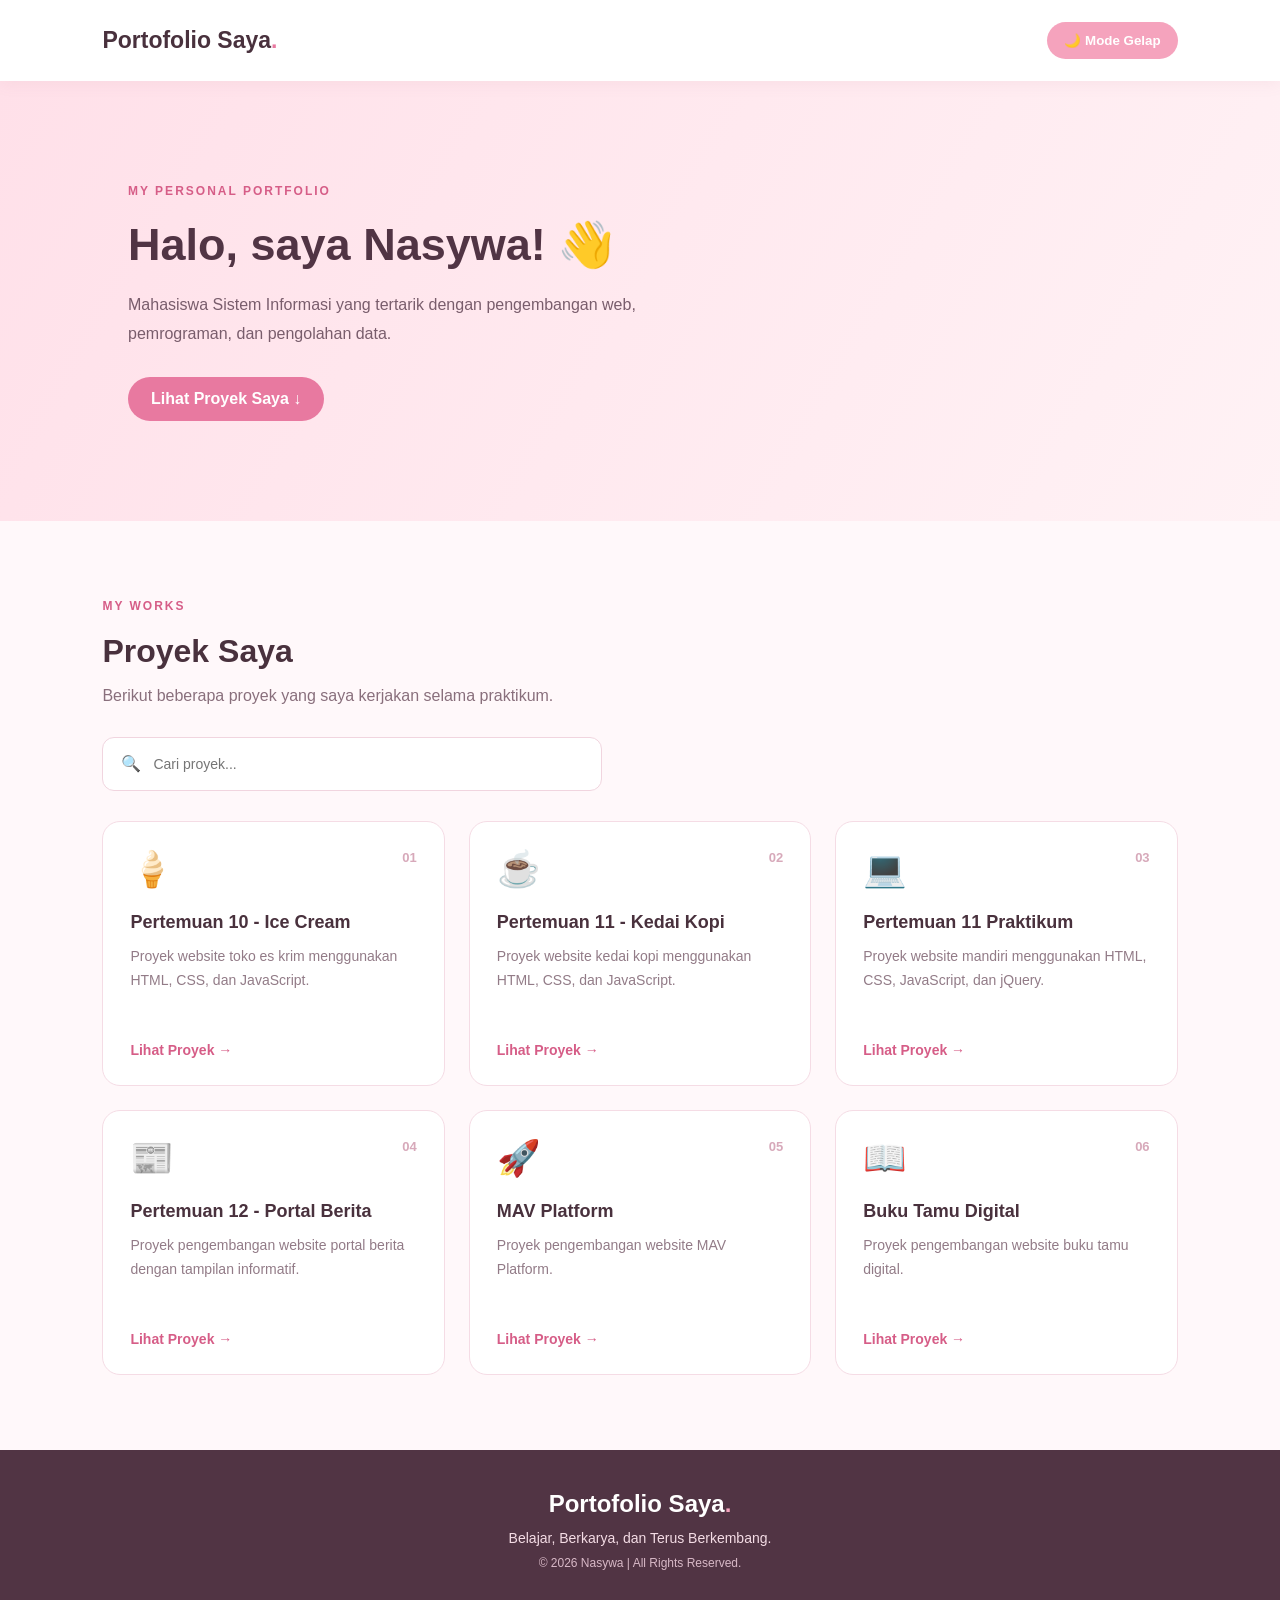
<file: index.html>
<!DOCTYPE html>
<html lang="id">

<head>
    <meta charset="UTF-8">
    <meta name="viewport" content="width=device-width, initial-scale=1.0">

    <title>Portofolio Saya | Nasywa</title>

    <link rel="stylesheet" href="style.css">
</head>

<body>

    <!-- HEADER -->
    <header class="header">
        <h2 class="logo">Portofolio Saya<span>.</span></h2>

        <button id="tombol-tema">🌙 Mode Gelap</button>
    </header>


    <!-- KONTEN UTAMA -->
    <main class="isi">

        <!-- PERKENALAN -->
        <section class="perkenalan">
            <span class="label">MY PERSONAL PORTFOLIO</span>

            <h1>Halo, saya Nasywa! 👋</h1>

            <p>
                Mahasiswa Sistem Informasi yang tertarik
                dengan pengembangan web, pemrograman,
                dan pengolahan data.
            </p>

            <a href="#proyek" class="btn">Lihat Proyek Saya ↓</a>
        </section>


        <!-- DAFTAR PROYEK -->
        <section class="bagian-proyek" id="proyek">

            <div class="judul-proyek">
                <span class="label">MY WORKS</span>
                <h2>Proyek Saya</h2>

                <p>
                    Berikut beberapa proyek yang saya kerjakan
                    selama praktikum.
                </p>
            </div>


            <!-- PENCARIAN -->
            <div class="search-box">
                <span>🔍</span>
                <input
                    type="text"
                    id="cari"
                    placeholder="Cari proyek..."
                >
            </div>


            <!-- KARTU PROYEK -->
            <div class="daftar-proyek">

                <a class="kartu" href="./Pertemuan%2010/">
                    <span class="ikon">🍦</span>
                    <span class="nomor">01</span>
                    <h3>Pertemuan 10 - Ice Cream</h3>
                    <p>
                        Proyek website toko es krim menggunakan
                        HTML, CSS, dan JavaScript.
                    </p>
                    <span class="link-proyek">Lihat Proyek →</span>
                </a>


                <a class="kartu" href="./Pertemuan%2011%20kedai%20kopi/">
                    <span class="ikon">☕</span>
                    <span class="nomor">02</span>
                    <h3>Pertemuan 11 - Kedai Kopi</h3>
                    <p>
                        Proyek website kedai kopi menggunakan
                        HTML, CSS, dan JavaScript.
                    </p>
                    <span class="link-proyek">Lihat Proyek →</span>
                </a>


                <a class="kartu" href="./Pertemuan%2012/">
                    <span class="ikon">💻</span>
                    <span class="nomor">03</span>
                    <h3>Pertemuan 11 Praktikum</h3>
                    <p>
                        Proyek website mandiri menggunakan
                        HTML, CSS, JavaScript, dan jQuery.
                    </p>
                    <span class="link-proyek">Lihat Proyek →</span>
                </a>


                <a class="kartu" href="./Pertemuan%2012/">
                    <span class="ikon">📰</span>
                    <span class="nomor">04</span>
                    <h3>Pertemuan 12 - Portal Berita</h3>
                    <p>
                        Proyek pengembangan website portal
                        berita dengan tampilan informatif.
                    </p>
                    <span class="link-proyek">Lihat Proyek →</span>
                </a>


                <a class="kartu" href="./mav-platform/">
                    <span class="ikon">🚀</span>
                    <span class="nomor">05</span>
                    <h3>MAV Platform</h3>
                    <p>
                        Proyek pengembangan website
                        MAV Platform.
                    </p>
                    <span class="link-proyek">Lihat Proyek →</span>
                </a>


                <a class="kartu" href="./buku-tamu-digital/">
                    <span class="ikon">📖</span>
                    <span class="nomor">06</span>
                    <h3>Buku Tamu Digital</h3>
                    <p>
                        Proyek pengembangan website
                        buku tamu digital.
                    </p>
                    <span class="link-proyek">Lihat Proyek →</span>
                </a>

            </div>


            <p id="pesan-kosong">
                Proyek tidak ditemukan.
            </p>

        </section>

    </main>


    <!-- FOOTER -->
    <footer class="footer">
        <h2>Portofolio Saya<span>.</span></h2>

        <p>Belajar, Berkarya, dan Terus Berkembang.</p>

        <p class="copyright">
            © 2026 Nasywa | All Rights Reserved.
        </p>
    </footer>


    <!-- JAVASCRIPT -->
    <script src="script.js"></script>

</body>
</html>
</file>
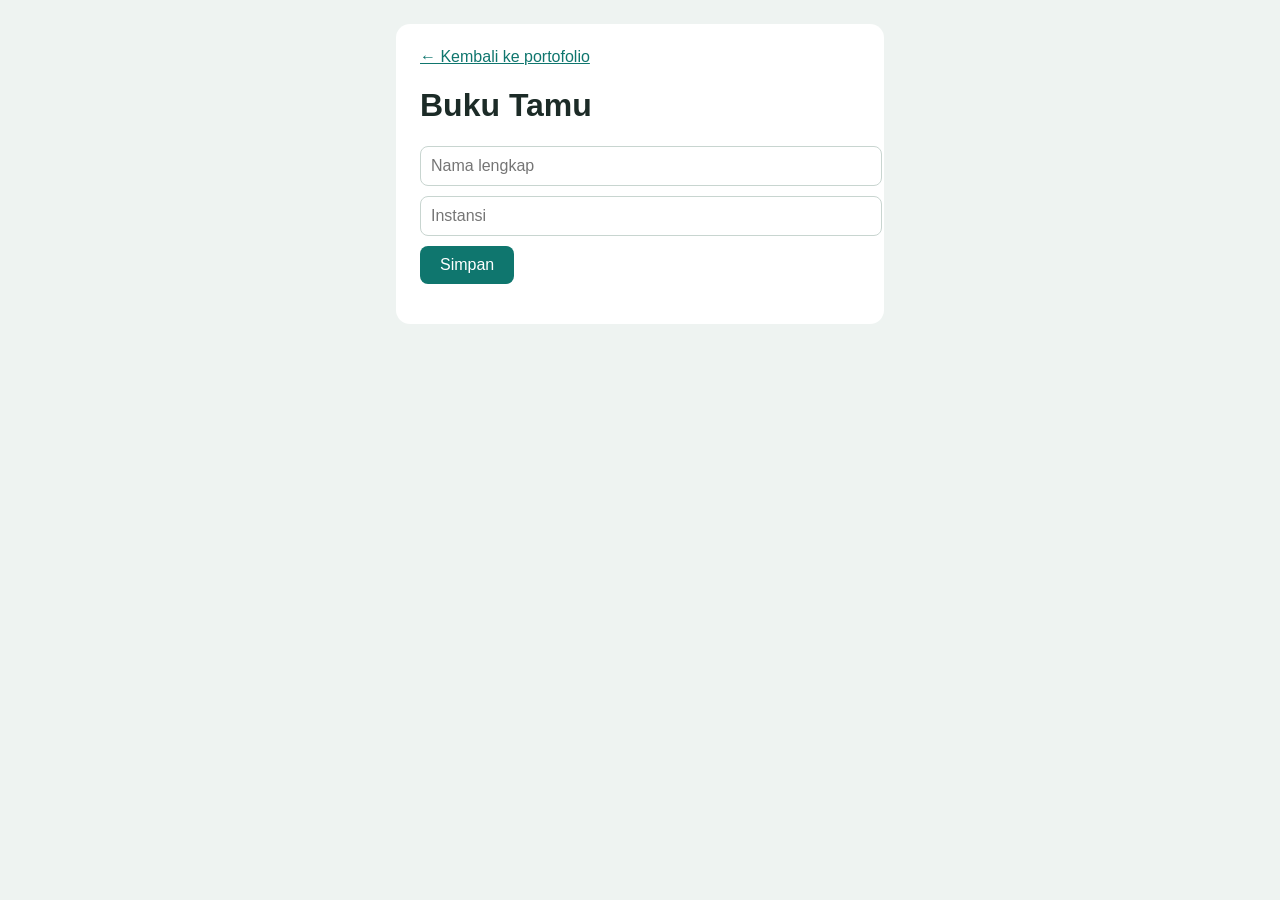
<file: buku-tamu-digital/index.html>
<!DOCTYPE html>
<html lang="id">

<head>
    <meta charset="UTF-8">
    <meta name="viewport" content="width=device-width, initial-scale=1">
    <title>Buku Tamu Digital</title>
    <link rel="stylesheet" href="style.css">
</head>

<body>
    <div class="kotak"> <!-- ../ artinya "naik satu folder", lalu buka index.html utama --> <a
            href="../index.html">&larr; Kembali ke portofolio</a>
        <h1>Buku Tamu</h1> <input id="nama" placeholder="Nama lengkap"> <input id="instansi" placeholder="Instansi">
        <button id="simpan">Simpan</button>
        <ul id="daftar"></ul>
    </div>
    <script src="script.js"></script>
</body>

</html>
</file>
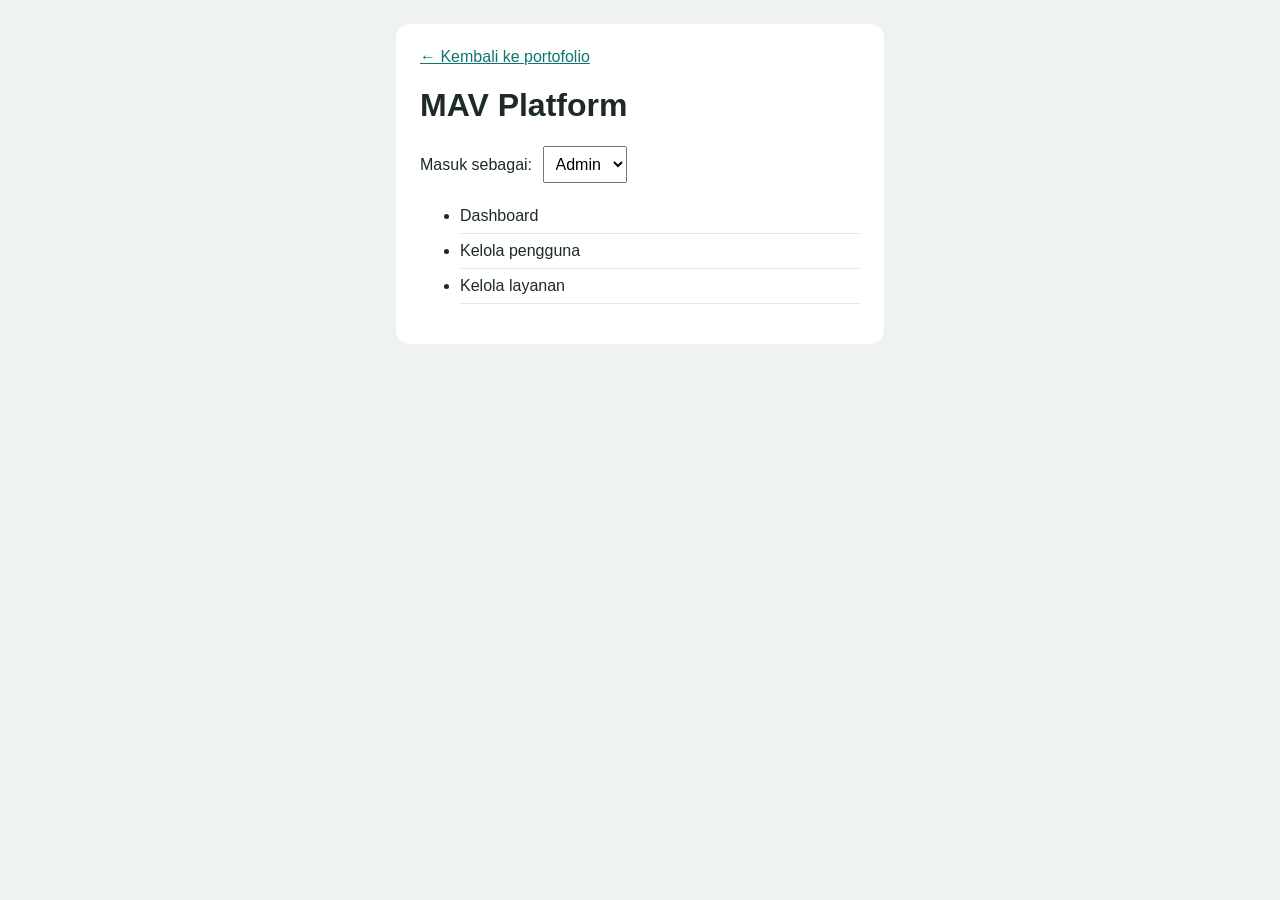
<file: mav-platform/index.html>
<!DOCTYPE html>
<html lang="id">

<head>
    <meta charset="UTF-8">
    <meta name="viewport" content="width=device-width, initial-scale=1">
    <title>MAV Platform</title>
    <link rel="stylesheet" href="style.css">
</head>

<body>
    <div class="kotak"> <a href="../index.html">&larr; Kembali ke portofolio</a>
        <h1>MAV Platform</h1> <label>Masuk sebagai: <select id="peran">
                <option value="admin">Admin</option>
                <option value="staf">Staf</option>
                <option value="tamu">Tamu</option>
            </select> </label>
        <ul id="menu"></ul>
    </div>
    <script src="script.js"></script>
</body>

</html>
</file>
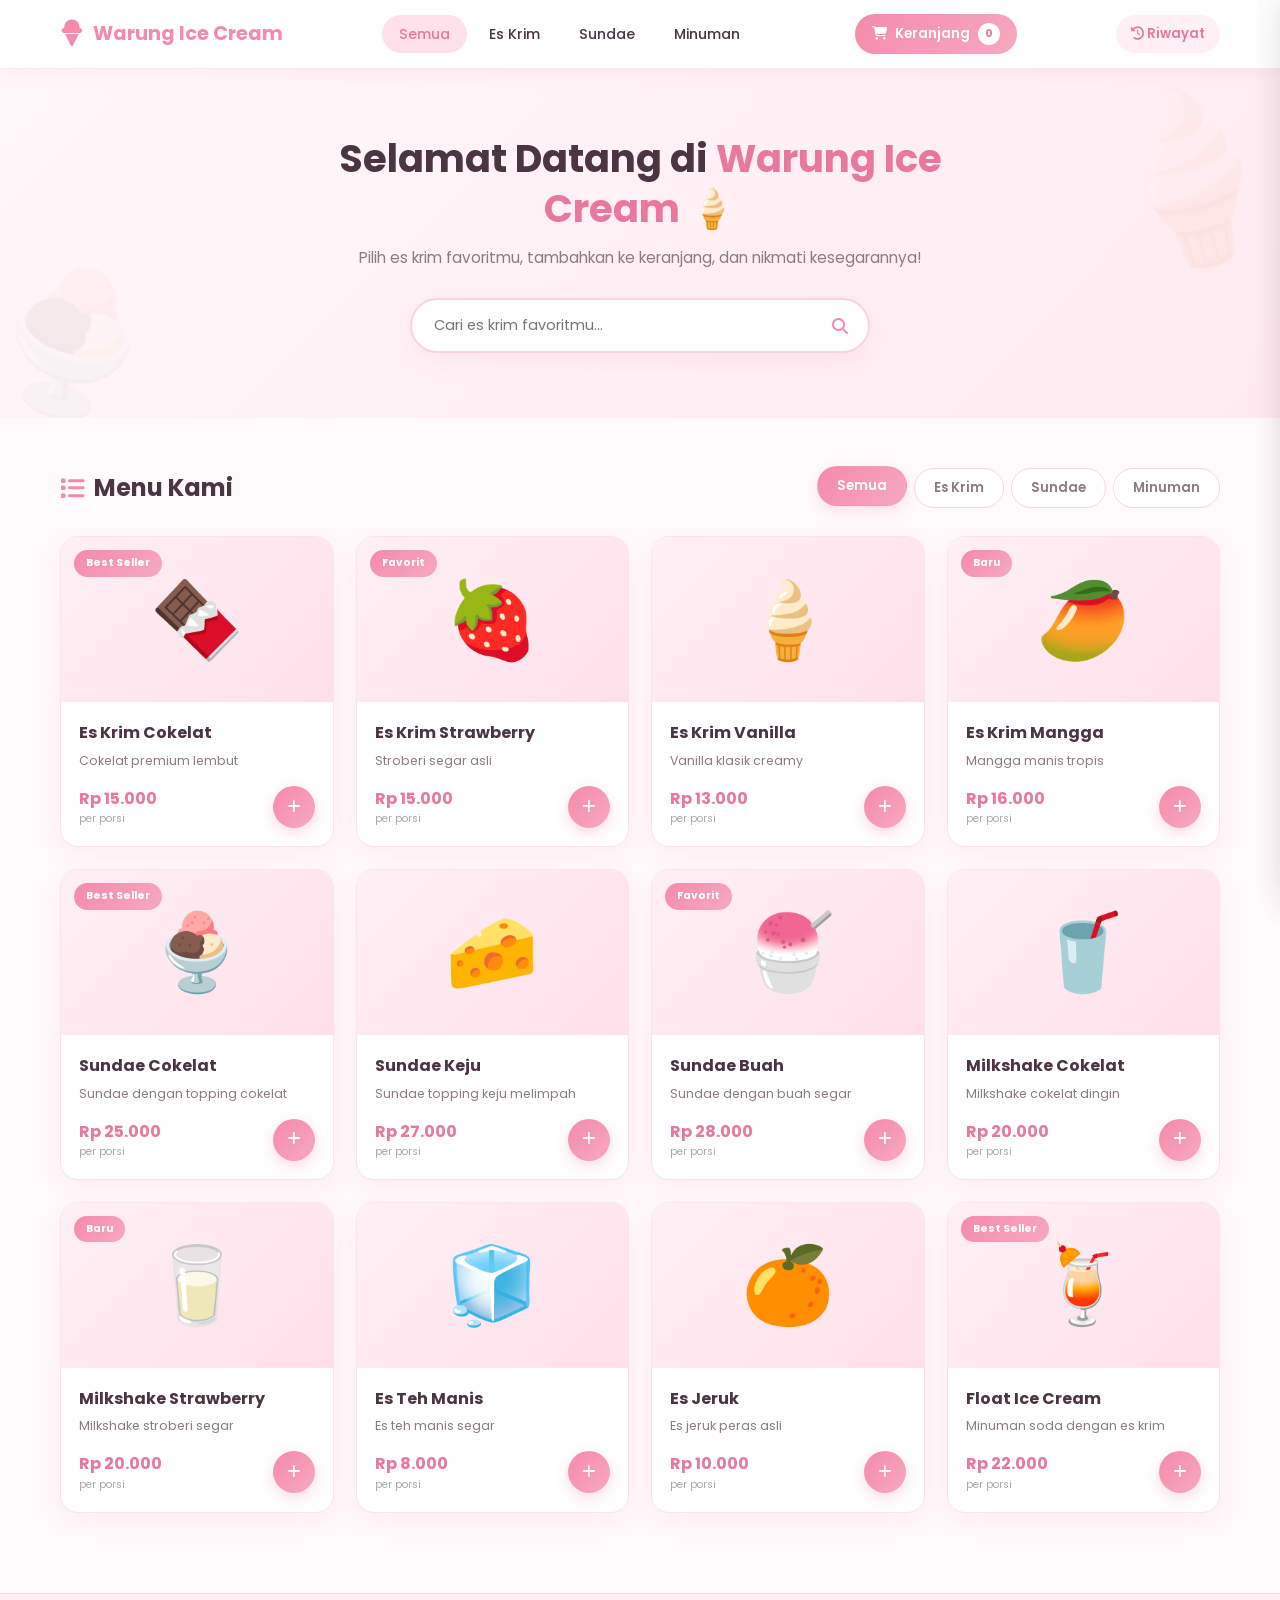
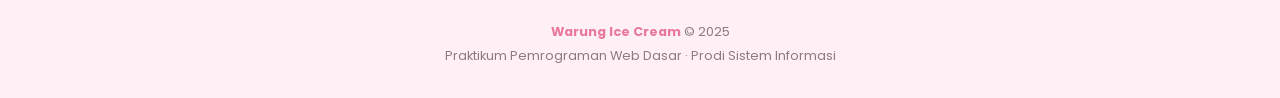
<file: Pertemuan 10/index.html>
<!DOCTYPE html>
<html lang="id">
    
<head>
    <meta charset="UTF-8">
    <meta name="viewport" content="width=device-width, initial-scale=1.0">
    <title>Warung Ice Cream - Es Krim Segar Setiap Hari</title>
    <!-- jQuery CDN -->
    <script src="https://code.jquery.com/jquery-3.7.1.min.js"
        integrity="sha256-/JqT3SQfawRcv/BIHPThkBvs0OEvtFFmqPF/lYI/Cxo=" crossorigin="anonymous"></script>
    <!-- Font Awesome untuk ikon -->
    <link rel="stylesheet" href="https://cdnjs.cloudflare.com/ajax/libs/font-awesome/6.4.0/css/all.min.css">
    <!-- Google Fonts -->
    <link href="https://fonts.googleapis.com/css2?family=Poppins:wght@300;400;500;600;700
;800&display=swap" rel="stylesheet">
    <!-- CSS Eksternal -->
    <link rel="stylesheet" href="style.css">
</head>

<body>
    <!-- ========== NAVBAR ========== -->
    <nav class="navbar">
        <div class="nav-container">
            <div class="logo">
                <i class="fas fa-ice-cream"></i>
                <span>Warung Ice Cream</span>
            </div>
            <div class="nav-menu" id="navMenu">
                <a class="nav-link active" data-filter="all">Semua</a>
                <a class="nav-link" data-filter="es-krim">Es Krim</a>
                <a class="nav-link" data-filter="sundae">Sundae</a>
                <a class="nav-link" data-filter="minuman">Minuman</a>
            </div>
            <div class="cart-btn" id="cartBtn">
                <i class="fas fa-shopping-cart"></i>
                <span class="cart-text">Keranjang</span>
                <span class="cart-badge" id="cartBadge">0</span>
            </div>
            <button class="history-btn" id="historyBtn">
                <i class="fas fa-clock-rotate-left"></i>
                Riwayat
            </button>
            <div class="hamburger" id="hamburger">
                <i class="fas fa-bars"></i>
            </div>
        </div>
    </nav>
    <!-- ========== HERO SECTION ========== -->
    <section class="hero">
        <div class="hero-content">
            <h1>Selamat Datang di <span>Warung Ice Cream</span> 🍦</h1>
            <p>Pilih es krim favoritmu, tambahkan ke keranjang, dan nikmati
                kesegarannya!</p>
            <div class="search-box">
                <input type="text" id="searchProduk" placeholder="Cari es krim favoritmu...">
                <i class="fas fa-search"></i>
            </div>
        </div>
    </section>
    <!-- ========== PRODUK SECTION ========== -->
    <section class="produk-section">
        <div class="section-header">
            <h2><i class="fas fa-list"></i> Menu Kami</h2>
            <div class="filter-btns">
                <button class="filter-btn active" data-cat="all">Semua</button>
                <button class="filter-btn" data-cat="es-krim">Es Krim</button>
                <button class="filter-btn" data-cat="sundae">Sundae</button>
                <button class="filter-btn" data-cat="minuman">Minuman</button>
            </div>
        </div>
        <!-- Grid produk akan di-render oleh jQuery -->
        <div class="produk-grid" id="produkGrid"></div>
    </section>
    <!-- ========== CART SIDEBAR ========== -->
    <div class="cart-overlay" id="cartOverlay"></div>
    <aside class="cart-sidebar" id="cartSidebar">
        <div class="cart-header">
            <h3><i class="fas fa-shopping-bag"></i> Keranjang Belanja</h3>
            <button class="cart-close" id="cartClose">
                <i class="fas fa-times"></i>
            </button>
        </div>
        <div class="cart-items" id="cartItems">
            <!-- Item keranjang akan di-render oleh jQuery -->
        </div>
        <div class="cart-footer">
            <div class="cart-total">
                <span>Total:</span>
                <span class="total-price" id="cartTotal">Rp 0</span>
            </div>
            <button class="btn-checkout" id="btnCheckout">
                <i class="fas fa-check-circle"></i> Checkout Sekarang
            </button>
        </div>
    </aside>

    <!-- ========== MODAL DATA PEMBELI ========== -->

    <div class="buyer-overlay" id="buyerOverlay"></div>

    <div class="buyer-modal" id="buyerModal">

        <div class="buyer-header">
            <h3>
                <i class="fas fa-user"></i>
                Data Pembeli
            </h3>

            <button id="buyerClose" class="buyer-close">
                <i class="fas fa-times"></i>
            </button>
        </div>

        <form id="buyerForm">

            <div class="form-group">
                <label for="namaPembeli">Nama Lengkap</label>

                <input type="text" id="namaPembeli" placeholder="Masukkan nama lengkap">

                <small class="error-msg" id="errorNama"></small>
            </div>


            <div class="form-group">
                <label for="alamatPembeli">Alamat</label>

                <textarea id="alamatPembeli" placeholder="Masukkan alamat lengkap" rows="3"></textarea>

                <small class="error-msg" id="errorAlamat"></small>
            </div>


            <div class="form-group">
                <label for="noHpPembeli">No. HP</label>

                <input type="text" id="noHpPembeli" placeholder="08xxxxxxxxxx">

                <small class="error-msg" id="errorHp"></small>
            </div>


            <button type="submit" class="btn-confirm-checkout">
                <i class="fas fa-check-circle"></i>
                Konfirmasi Checkout
            </button>

        </form>

    </div>

    <!-- ========== RIWAYAT PEMBELIAN ========== -->

    <div class="history-overlay" id="historyOverlay"></div>

    <aside class="history-sidebar" id="historySidebar">

        <div class="history-header">
            <h3>
                <i class="fas fa-clock-rotate-left"></i>
                Riwayat Pembelian
            </h3>

            <button class="history-close" id="historyClose">
                <i class="fas fa-times"></i>
            </button>
        </div>

        <div class="history-items" id="historyItems"></div>

    </aside>

    <!-- ========== TOAST NOTIFICATION ========== -->
    <div class="toast" id="toast">
        <i class="fas fa-check-circle"></i>
        <span id="toastMsg">Produk ditambahkan!</span>
    </div>
    <!-- ========== FOOTER ========== -->
    <footer class="footer">
        <p><strong>Warung Ice Cream</strong> © 2025</p>
        <p>Praktikum Pemrograman Web Dasar · Prodi Sistem Informasi</p>
    </footer>
    <!-- JavaScript Eksternal -->
    <script src="script.js"></script>
</body>

</html>
</file>
<file: style.css>
* {
    margin: 0;
    padding: 0;
    box-sizing: border-box;
}

html {
    scroll-behavior: smooth;
}

body {
    font-family: Arial, sans-serif;
    background: #fff8fa;
    color: #49313d;
    transition: 0.3s;
}

/* HEADER */

.header {
    padding: 22px 8%;
    display: flex;
    justify-content: space-between;
    align-items: center;
    background: #ffffff;
    box-shadow: 0 3px 15px rgba(180, 100, 130, 0.08);
    position: sticky;
    top: 0;
    z-index: 100;
}

.logo {
    font-size: 23px;
    color: #49313d;
}

.logo span,
.footer h2 span {
    color: #e879a0;
}

#tombol-tema {
    padding: 11px 17px;
    background: #f5a3bd;
    color: white;
    border: none;
    border-radius: 25px;
    cursor: pointer;
    font-weight: bold;
}

/* PERKENALAN */

.perkenalan {
    padding: 100px 10%;
    min-height: 390px;
    background: linear-gradient(120deg, #ffe0e9, #fff2f5);
}

.label {
    display: inline-block;
    color: #d65d87;
    font-size: 12px;
    font-weight: bold;
    letter-spacing: 2px;
    margin-bottom: 20px;
}

.perkenalan h1 {
    font-size: 45px;
    margin-bottom: 20px;
    color: #513444;
}

.perkenalan p {
    max-width: 570px;
    line-height: 1.8;
    color: #795d6c;
    margin-bottom: 28px;
}

.btn {
    display: inline-block;
    padding: 13px 23px;
    background: #e879a0;
    color: white;
    border-radius: 25px;
    text-decoration: none;
    font-weight: bold;
    transition: 0.3s;
}

.btn:hover {
    background: #cf5f89;
    transform: translateY(-3px);
}

/* BAGIAN PROYEK */

.bagian-proyek {
    width: 84%;
    max-width: 1200px;
    margin: 75px auto;
}

.judul-proyek {
    margin-bottom: 28px;
}

.judul-proyek h2 {
    font-size: 32px;
    margin-bottom: 12px;
}

.judul-proyek p {
    color: #896f7c;
    line-height: 1.7;
}

/* SEARCH */

.search-box {
    display: flex;
    align-items: center;
    gap: 12px;
    max-width: 500px;
    padding: 5px 18px;
    background: white;
    border: 1px solid #f1d5df;
    border-radius: 12px;
    margin-bottom: 30px;
}

.search-box input {
    width: 100%;
    padding: 13px 0;
    border: none;
    outline: none;
    background: transparent;
    font-size: 14px;
    color: inherit;
}

/* GRID PROYEK */

.daftar-proyek {
    display: grid;
    grid-template-columns: repeat(3, 1fr);
    gap: 24px;
}

.kartu {
    position: relative;
    display: flex;
    flex-direction: column;
    min-height: 265px;
    padding: 27px;
    background: white;
    border: 1px solid #f5dce5;
    border-radius: 18px;
    text-decoration: none;
    color: #49313d;
    transition: 0.3s;
}

.kartu:hover {
    transform: translateY(-7px);
    box-shadow: 0 12px 28px rgba(211, 112, 150, 0.15);
    border-color: #efa2bd;
}

.ikon {
    font-size: 35px;
    margin-bottom: 22px;
}

.nomor {
    position: absolute;
    top: 28px;
    right: 27px;
    color: #d7a9ba;
    font-size: 13px;
    font-weight: bold;
}

.kartu h3 {
    font-size: 18px;
    margin-bottom: 12px;
}

.kartu p {
    font-size: 14px;
    line-height: 1.7;
    color: #927b87;
    margin-bottom: 20px;
}

.link-proyek {
    color: #d65d87;
    font-size: 14px;
    font-weight: bold;
    margin-top: auto;
}

/* PESAN PENCARIAN */

#pesan-kosong {
    display: none;
    text-align: center;
    color: #d65d87;
    padding: 30px;
}

/* FOOTER */

.footer {
    padding: 40px 20px;
    text-align: center;
    background: #513444;
    color: white;
}

.footer h2 {
    margin-bottom: 12px;
}

.footer h2 span {
    color: #f5a3bd;
}

.footer p {
    color: #f4dce5;
    font-size: 14px;
    margin-bottom: 10px;
}

.footer .copyright {
    font-size: 12px;
    color: #d8b9c7;
}

/* DARK MODE */

body.gelap {
    background: #211a20;
    color: #fff0f5;
}

body.gelap .header,
body.gelap .kartu,
body.gelap .search-box {
    background: #332630;
    border-color: #59404f;
    color: #fff0f5;
}

body.gelap .logo,
body.gelap .kartu h3 {
    color: #ffe0eb;
}

body.gelap .perkenalan {
    background: linear-gradient(120deg, #3c2936, #211a20);
}

body.gelap .perkenalan h1 {
    color: #ffe0eb;
}

body.gelap .perkenalan p,
body.gelap .judul-proyek p,
body.gelap .kartu p {
    color: #d4b9c7;
}

body.gelap .search-box input {
    color: white;
}

body.gelap .search-box input::placeholder {
    color: #c8aab8;
}

/* RESPONSIVE */

@media (max-width: 850px) {
    .daftar-proyek {
        grid-template-columns: repeat(2, 1fr);
    }
}

@media (max-width: 600px) {
    .header {
        padding: 18px 5%;
    }

    .logo {
        font-size: 19px;
    }

    #tombol-tema {
        font-size: 11px;
        padding: 10px 12px;
    }

    .perkenalan {
        padding: 75px 7%;
    }

    .perkenalan h1 {
        font-size: 34px;
    }

    .bagian-proyek {
        width: 86%;
    }

    .daftar-proyek {
        grid-template-columns: 1fr;
    }
}
</file>
<file: buku-tamu-digital/style.css>
body {
    font-family: Arial, sans-serif;
    background: #eef3f1;
    margin: 0;
    padding: 24px;
    color: #1c2b27;
}

.kotak {
    max-width: 440px;
    margin: 0 auto;
    background: #fff;
    padding: 24px;
    border-radius: 14px;
}

a {
    color: #0f766e;
}

input {
    display: block;
    width: 100%;
    padding: 10px;
    margin: 10px 0;
    border: 1px solid #c8d5d0;
    border-radius: 8px;
    font-size: 1rem;
}

button {
    padding: 10px 20px;
    border: 0;
    border-radius: 8px;
    background: #0f766e;
    color: #fff;
    font-size: 1rem;
    cursor: pointer;
}

li {
    padding: 8px 0;
    border-bottom: 1px solid #e3ebe8;
}
</file>
<file: mav-platform/style.css>
body {
    font-family: Arial, sans-serif;
    background: #eef3f1;
    margin: 0;
    padding: 24px;
    color: #1c2b27;
}

.kotak {
    max-width: 440px;
    margin: 0 auto;
    background: #fff;
    padding: 24px;
    border-radius: 14px;
}

a {
    color: #0f766e;
}

select {
    padding: 8px;
    font-size: 1rem;
    margin-left: 6px;
}

li {
    padding: 8px 0;
    border-bottom: 1px solid #e3ebe8;
}
</file>
<file: Pertemuan 10/style.css>
:root {
    --primary: #f58aaa;
    --primary-dark: #e9789a;
    --pink-light: #fff0f5;
    --pink-soft: #ffe1eb;
    --white: #ffffff;
    --dark: #4a3540;
    --gray: #8b7b83;
    --border: #f8d5e0;
    --shadow: 0 8px 25px rgba(245, 138, 170, 0.12);
    --shadow-hover: 0 15px 35px rgba(245, 138, 170, 0.22);
    --gradient: linear-gradient(135deg, #f58aaa, #f7a9bf);
    --radius: 18px;
}

* {
    margin: 0;
    padding: 0;
    box-sizing: border-box;
}

body {
    font-family: 'Poppins', sans-serif;
    background: #fffafb;
    color: var(--dark);
    line-height: 1.6;
    overflow-x: hidden;
}

/* ================= NAVBAR ================= */

.navbar {
    background: rgba(255, 255, 255, 0.96);
    padding: 14px 0;
    position: sticky;
    top: 0;
    z-index: 100;
    box-shadow: 0 3px 18px rgba(245, 138, 170, 0.12);
    border-bottom: 1px solid #ffe5ed;
    backdrop-filter: blur(10px);
}

.nav-container {
    max-width: 1200px;
    margin: auto;
    padding: 0 20px;
    display: flex;
    align-items: center;
    justify-content: space-between;
    gap: 20px;
}

.logo {
    display: flex;
    align-items: center;
    gap: 9px;
    color: var(--primary);
    font-size: 1.2rem;
    font-weight: 700;
    white-space: nowrap;
}

.logo i {
    font-size: 1.7rem;
    animation: swing 2s ease-in-out infinite;
}

@keyframes swing {

    0%,
    100% {
        transform: rotate(-8deg);
    }

    50% {
        transform: rotate(8deg);
    }
}

.nav-menu {
    display: flex;
    gap: 5px;
    flex-wrap: wrap;
}

.nav-link {
    color: var(--dark);
    text-decoration: none;
    padding: 8px 17px;
    border-radius: 30px;
    font-size: 0.88rem;
    font-weight: 500;
    cursor: pointer;
    transition: .3s;
}

.nav-link:hover,
.nav-link.active {
    background: var(--pink-soft);
    color: var(--primary-dark);
}

.cart-btn {
    background: var(--gradient);
    padding: 9px 17px;
    border-radius: 30px;
    color: white;
    font-weight: 600;
    font-size: .85rem;
    cursor: pointer;
    display: flex;
    align-items: center;
    gap: 8px;
    transition: .3s;
}

.cart-btn:hover {
    transform: translateY(-2px);
    box-shadow: 0 8px 18px rgba(245, 138, 170, .3);
}

.cart-badge {
    background: white;
    color: var(--primary-dark);
    width: 22px;
    height: 22px;
    border-radius: 50%;
    display: flex;
    align-items: center;
    justify-content: center;
    font-size: .7rem;
    font-weight: 700;
}

.hamburger {
    display: none;
    color: var(--primary);
    font-size: 1.4rem;
    cursor: pointer;
    background: none;
    border: none;
}

/* ================= HERO ================= */

.hero {
    background: linear-gradient(135deg, #fff8fa, #ffeaf1);
    padding: 65px 20px;
    text-align: center;
    position: relative;
    overflow: hidden;
}

.hero::before {
    content: '🍦';
    position: absolute;
    font-size: 170px;
    opacity: .07;
    top: -30px;
    right: -15px;
    transform: rotate(-15deg);
}

.hero::after {
    content: '🍨';
    position: absolute;
    font-size: 140px;
    opacity: .07;
    bottom: -35px;
    left: -15px;
    transform: rotate(15deg);
}

.hero-content {
    max-width: 720px;
    margin: auto;
    position: relative;
    z-index: 1;
}

.hero h1 {
    font-size: 2.4rem;
    color: var(--dark);
    margin-bottom: 12px;
    font-weight: 700;
    line-height: 1.3;
}

.hero h1 span {
    color: var(--primary-dark);
}

.hero p {
    color: var(--gray);
    font-size: .95rem;
    margin-bottom: 28px;
}

.search-box {
    max-width: 460px;
    margin: auto;
    position: relative;
}

.search-box input {
    width: 100%;
    padding: 15px 52px 15px 22px;
    border: 2px solid var(--border);
    border-radius: 50px;
    font-family: inherit;
    font-size: .9rem;
    outline: none;
    background: white;
    transition: .3s;
    box-shadow: var(--shadow);
}

.search-box input:focus {
    border-color: var(--primary);
    box-shadow: 0 0 0 5px rgba(245, 138, 170, .12);
}

.search-box i {
    position: absolute;
    right: 22px;
    top: 50%;
    transform: translateY(-50%);
    color: var(--primary);
}

/* ================= PRODUK ================= */

.produk-section {
    max-width: 1200px;
    margin: auto;
    padding: 50px 20px;
}

.section-header {
    display: flex;
    justify-content: space-between;
    align-items: center;
    margin-bottom: 28px;
    flex-wrap: wrap;
    gap: 18px;
}

.section-header h2 {
    font-size: 1.5rem;
    color: var(--dark);
    display: flex;
    align-items: center;
    gap: 10px;
}

.section-header h2 i {
    color: var(--primary);
}

.filter-btns {
    display: flex;
    gap: 7px;
    flex-wrap: wrap;
}

.filter-btn {
    padding: 9px 19px;
    border: 1px solid var(--border);
    background: white;
    border-radius: 30px;
    font-size: .82rem;
    font-weight: 600;
    color: var(--gray);
    cursor: pointer;
    transition: .3s;
    font-family: inherit;
}

.filter-btn:hover,
.filter-btn.active {
    background: var(--gradient);
    color: white;
    border-color: transparent;
    transform: translateY(-2px);
    box-shadow: 0 6px 15px rgba(245, 138, 170, .2);
}

.produk-grid {
    display: grid;
    grid-template-columns: repeat(auto-fill, minmax(235px, 1fr));
    gap: 22px;
}

/* ================= KARTU PRODUK ================= */

.produk-card {
    background: white;
    border-radius: var(--radius);
    overflow: hidden;
    box-shadow: var(--shadow);
    transition: .35s;
    border: 1px solid #fce3eb;
    position: relative;
    animation: fadeInUp .5s ease;
}

@keyframes fadeInUp {
    from {
        opacity: 0;
        transform: translateY(15px);
    }

    to {
        opacity: 1;
        transform: translateY(0);
    }
}

.produk-card:hover {
    transform: translateY(-7px);
    box-shadow: var(--shadow-hover);
    border-color: #f6b3c7;
}

.produk-img {
    height: 165px;
    background: linear-gradient(135deg, #fff0f5, #ffe0ea);
    display: flex;
    align-items: center;
    justify-content: center;
    font-size: 4.7rem;
    position: relative;
}

.produk-badge {
    position: absolute;
    top: 13px;
    left: 13px;
    background: var(--gradient);
    color: white;
    padding: 5px 12px;
    border-radius: 30px;
    font-size: .65rem;
    font-weight: 700;
    z-index: 2;
}

.produk-info {
    padding: 18px;
}

.produk-info h3 {
    font-size: 1rem;
    color: var(--dark);
    margin-bottom: 5px;
}

.produk-info .desc {
    font-size: .78rem;
    color: var(--gray);
    margin-bottom: 15px;
}

.produk-footer {
    display: flex;
    align-items: center;
    justify-content: space-between;
}

.produk-price {
    color: var(--primary-dark);
    font-size: 1rem;
    font-weight: 700;
}

.produk-price small {
    display: block;
    color: #aaa;
    font-size: .65rem;
    font-weight: 400;
}

.btn-add-cart {
    background: var(--gradient);
    color: white;
    border: none;
    width: 42px;
    height: 42px;
    border-radius: 50%;
    cursor: pointer;
    font-size: .9rem;
    transition: .3s;
    display: flex;
    align-items: center;
    justify-content: center;
    box-shadow: 0 5px 14px rgba(245, 138, 170, .3);
}

.btn-add-cart:hover {
    transform: rotate(90deg) scale(1.1);
}

/* ================= CART ================= */

.cart-overlay {
    position: fixed;
    inset: 0;
    background: rgba(74, 53, 64, .4);
    backdrop-filter: blur(4px);
    z-index: 998;
    display: none;
}

.cart-sidebar {
    position: fixed;
    top: 0;
    right: -420px;
    width: 400px;
    max-width: 90vw;
    height: 100%;
    background: white;
    z-index: 999;
    box-shadow: -10px 0 35px rgba(74, 53, 64, .15);
    transition: right .4s ease;
    display: flex;
    flex-direction: column;
}

.cart-sidebar.open {
    right: 0;
}

.cart-header {
    background: var(--gradient);
    color: white;
    padding: 21px 23px;
    display: flex;
    justify-content: space-between;
    align-items: center;
}

.cart-header h3 {
    color: white;
    font-size: 1.05rem;
    display: flex;
    align-items: center;
    gap: 9px;
}

.cart-close {
    background: rgba(255, 255, 255, .2);
    border: none;
    color: white;
    width: 34px;
    height: 34px;
    border-radius: 50%;
    cursor: pointer;
    transition: .3s;
}

.cart-close:hover {
    background: rgba(255, 255, 255, .35);
    transform: rotate(90deg);
}

.cart-items {
    flex: 1;
    overflow-y: auto;
    padding: 18px;
}

.cart-empty {
    text-align: center;
    padding: 55px 20px;
    color: #aaa;
}

.cart-empty i {
    font-size: 3rem;
    color: #f8d9e3;
    display: block;
    margin-bottom: 14px;
}

.cart-empty p {
    color: var(--gray);
    font-weight: 600;
}

.cart-empty small {
    font-size: .8rem;
}

.cart-item {
    display: flex;
    gap: 11px;
    padding: 13px;
    background: var(--pink-light);
    border: 1px solid #fce4eb;
    border-radius: 14px;
    margin-bottom: 10px;
    align-items: center;
}

.cart-item-icon {
    font-size: 1.8rem;
    width: 52px;
    height: 52px;
    background: white;
    border-radius: 12px;
    display: flex;
    align-items: center;
    justify-content: center;
    flex-shrink: 0;
}

.cart-item-info {
    flex: 1;
    min-width: 0;
}

.cart-item-info h5 {
    font-size: .85rem;
    color: var(--dark);
    margin-bottom: 3px;
}

.cart-item-info .price {
    font-size: .82rem;
    color: var(--primary-dark);
    font-weight: 700;
}

.qty-control {
    display: flex;
    align-items: center;
    gap: 5px;
    margin-top: 6px;
}

.qty-btn {
    width: 24px;
    height: 24px;
    border: 1px solid var(--border);
    background: white;
    border-radius: 6px;
    cursor: pointer;
    font-weight: 700;
    color: var(--primary);
    display: flex;
    align-items: center;
    justify-content: center;
}

.qty-btn:hover {
    background: var(--primary);
    color: white;
}

.qty-value {
    font-size: .8rem;
    font-weight: 700;
    min-width: 22px;
    text-align: center;
}

.cart-item-remove {
    background: none;
    border: none;
    color: #e989a5;
    cursor: pointer;
    padding: 6px;
}

.cart-item-remove:hover {
    color: #d85f82;
}

.cart-footer {
    padding: 20px 23px;
    background: #fff8fa;
    border-top: 1px solid var(--border);
}

.cart-total {
    display: flex;
    justify-content: space-between;
    align-items: center;
    margin-bottom: 15px;
}

.cart-total span:first-child {
    color: var(--gray);
    font-size: .88rem;
}

.cart-total .total-price {
    font-size: 1.3rem;
    font-weight: 800;
    color: var(--primary-dark);
}

.btn-checkout {
    width: 100%;
    padding: 14px;
    background: var(--gradient);
    color: white;
    border: none;
    border-radius: 30px;
    font-family: inherit;
    font-weight: 700;
    cursor: pointer;
    transition: .3s;
    box-shadow: 0 7px 18px rgba(245, 138, 170, .25);
}

.btn-checkout:hover {
    transform: translateY(-2px);
    box-shadow: 0 10px 23px rgba(245, 138, 170, .35);
}

/* ================= TOAST ================= */

.toast {
    position: fixed;
    bottom: 25px;
    left: 50%;
    transform: translateX(-50%) translateY(100px);
    background: var(--dark);
    color: white;
    padding: 13px 24px;
    border-radius: 30px;
    font-size: .85rem;
    z-index: 1000;
    opacity: 0;
    transition: .4s;
    display: flex;
    align-items: center;
    gap: 9px;
    box-shadow: 0 12px 25px rgba(0, 0, 0, .18);
}

.toast.show {
    transform: translateX(-50%) translateY(0);
    opacity: 1;
}

.toast i {
    color: #ffb3c9;
}

/* ================= FOOTER ================= */

.footer {
    background: #fff0f5;
    color: var(--dark);
    text-align: center;
    padding: 28px 20px;
    margin-top: 30px;
    border-top: 1px solid #f9dce6;
}

.footer p {
    font-size: .8rem;
    color: var(--gray);
    margin-bottom: 4px;
}

.footer strong {
    color: var(--primary-dark);
}

/* ================= RESPONSIVE ================= */

@media (max-width: 992px) {
    .nav-container {
        flex-wrap: wrap;
    }

    .nav-menu {
        order: 3;
        width: 100%;
        justify-content: center;
        margin-top: 8px;
    }
}

@media (max-width: 768px) {
    .hamburger {
        display: block;
    }

    .nav-menu {
        display: none;
        position: absolute;
        top: 100%;
        left: 0;
        right: 0;
        background: white;
        flex-direction: column;
        padding: 12px;
        gap: 4px;
        box-shadow: 0 8px 18px rgba(0, 0, 0, .08);
    }

    .nav-menu.show {
        display: flex;
    }

    .nav-link {
        width: 100%;
        text-align: center;
        padding: 11px;
    }

    .cart-text {
        display: none;
    }

    .hero {
        padding: 45px 20px;
    }

    .hero h1 {
        font-size: 1.8rem;
    }

    .produk-section {
        padding: 40px 15px;
    }

    .section-header {
        flex-direction: column;
        align-items: flex-start;
    }

    .filter-btns {
        width: 100%;
        justify-content: center;
    }

    .produk-grid {
        grid-template-columns: repeat(2, 1fr);
        gap: 14px;
    }

    .produk-img {
        height: 130px;
        font-size: 3.5rem;
    }

    .produk-info {
        padding: 14px;
    }

    .produk-info h3 {
        font-size: .9rem;
    }

    .produk-info .desc {
        font-size: .72rem;
    }

    .cart-sidebar {
        width: 100%;
        max-width: 100%;
    }
}

@media (max-width: 480px) {
    .logo {
        font-size: 1rem;
    }

    .hero h1 {
        font-size: 1.55rem;
    }

    .hero p {
        font-size: .82rem;
    }

    .produk-grid {
        gap: 10px;
    }

    .produk-img {
        height: 115px;
        font-size: 3rem;
    }

    .produk-info {
        padding: 11px;
    }

    .produk-price {
        font-size: .85rem;
    }

    .btn-add-cart {
        width: 36px;
        height: 36px;
    }

    .filter-btn {
        padding: 8px 14px;
        font-size: .75rem;
    }
}

/* ================= MODAL PEMBELI ================= */

.buyer-overlay {
    position: fixed;
    inset: 0;
    background: rgba(74, 53, 64, .45);
    backdrop-filter: blur(4px);
    z-index: 1000;
    display: none;
}

.buyer-modal {
    position: fixed;
    top: 50%;
    left: 50%;
    width: 430px;
    max-width: 90%;
    background: white;
    border-radius: 20px;
    transform: translate(-50%, -50%);
    z-index: 1001;
    display: none;
    overflow: hidden;
    box-shadow: 0 20px 50px rgba(74, 53, 64, .2);
}

.buyer-header {
    background: var(--gradient);
    color: white;
    padding: 20px;
    display: flex;
    justify-content: space-between;
    align-items: center;
}

.buyer-header h3 {
    margin: 0;
    font-size: 1rem;
}

.buyer-close {
    border: none;
    background: rgba(255, 255, 255, .2);
    color: white;
    width: 32px;
    height: 32px;
    border-radius: 50%;
    cursor: pointer;
}

#buyerForm {
    padding: 25px;
}

.form-group {
    margin-bottom: 17px;
}

.form-group label {
    display: block;
    margin-bottom: 6px;
    font-size: .82rem;
    font-weight: 600;
    color: var(--dark);
}

.form-group input,
.form-group textarea {
    width: 100%;
    padding: 12px 14px;
    border: 1px solid var(--border);
    border-radius: 10px;
    font-family: inherit;
    font-size: .85rem;
    outline: none;
    resize: vertical;
}

.form-group input:focus,
.form-group textarea:focus {
    border-color: var(--primary);
    box-shadow: 0 0 0 3px rgba(245, 138, 170, .1);
}

.error-msg {
    display: block;
    color: #e56b88;
    font-size: .72rem;
    margin-top: 4px;
}

.btn-confirm-checkout {
    width: 100%;
    padding: 13px;
    border: none;
    border-radius: 30px;
    background: var(--gradient);
    color: white;
    font-family: inherit;
    font-weight: 700;
    cursor: pointer;
    transition: .3s;
}

.btn-confirm-checkout:hover {
    transform: translateY(-2px);
    box-shadow: 0 8px 20px rgba(245, 138, 170, .3);
}

/* ================= RIWAYAT ================= */

.history-btn {
    border: none;
    background: #fff0f5;
    color: var(--primary-dark);
    padding: 9px 15px;
    border-radius: 30px;
    font-family: inherit;
    font-weight: 600;
    font-size: .82rem;
    cursor: pointer;
    transition: .3s;
}

.history-btn:hover {
    background: var(--pink-soft);
    transform: translateY(-2px);
}

.history-overlay {
    position: fixed;
    inset: 0;
    background: rgba(74, 53, 64, .4);
    backdrop-filter: blur(4px);
    z-index: 998;
    display: none;
}

.history-sidebar {
    position: fixed;
    top: 0;
    right: -420px;
    width: 400px;
    max-width: 90vw;
    height: 100%;
    background: white;
    z-index: 999;
    box-shadow: -10px 0 35px rgba(74, 53, 64, .15);
    transition: right .4s ease;
    display: flex;
    flex-direction: column;
}

.history-sidebar.open {
    right: 0;
}

.history-header {
    background: var(--gradient);
    color: white;
    padding: 21px 23px;
    display: flex;
    justify-content: space-between;
    align-items: center;
}

.history-header h3 {
    color: white;
    font-size: 1.05rem;
}

.history-close {
    border: none;
    background: rgba(255, 255, 255, .2);
    color: white;
    width: 34px;
    height: 34px;
    border-radius: 50%;
    cursor: pointer;
}

.history-items {
    flex: 1;
    overflow-y: auto;
    padding: 18px;
}

.history-card {
    background: #fff5f8;
    border: 1px solid #f8d5e0;
    border-radius: 14px;
    padding: 15px;
    margin-bottom: 12px;
}

.history-date {
    color: var(--primary-dark);
    font-size: .78rem;
    font-weight: 600;
    margin-bottom: 8px;
}

.history-detail {
    display: flex;
    justify-content: space-between;
    align-items: center;
}

.history-detail span {
    color: var(--gray);
    font-size: .82rem;
}

.history-total {
    color: var(--primary-dark);
    font-weight: 700;
    font-size: .9rem;
}

.history-empty {
    text-align: center;
    padding: 60px 20px;
    color: #aaa;
}

.history-empty i {
    display: block;
    font-size: 3rem;
    color: #f8d9e3;
    margin-bottom: 15px;
}

@media (max-width: 768px) {
    .history-btn {
        display: none;
    }

    .history-sidebar {
        width: 100%;
        max-width: 100%;
    }
}
</file>
